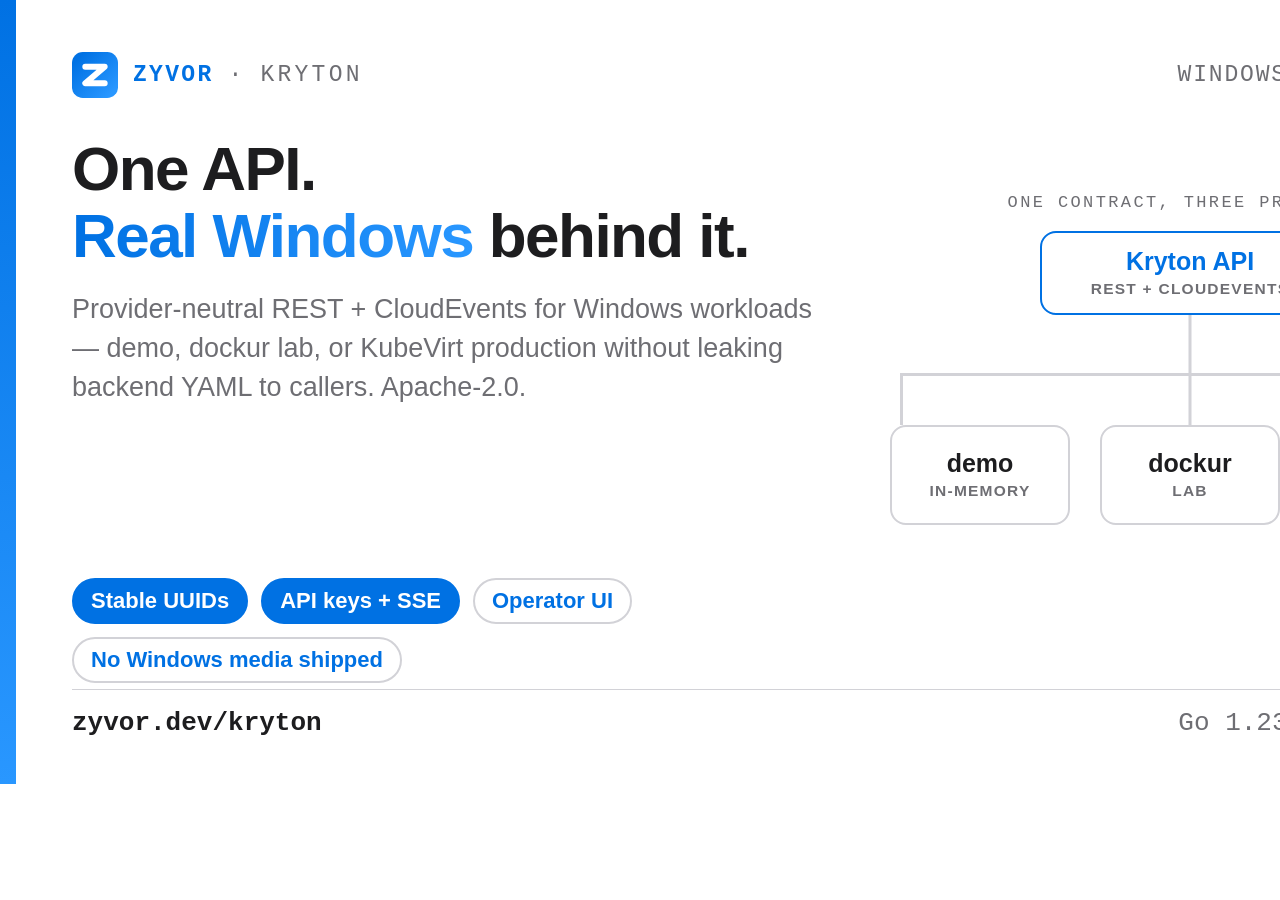
<file: docs/assets/social-preview.html>
<!doctype html>
<html lang="en">
<head>
<meta charset="utf-8">
<title>Kryton social preview</title>
<style>
  :root { --ink:#1d1d1f; --soft:#6e6e73; --signal:#0071e3; --signal2:#2997ff; --deep:#0071e3; --warm:#ffffff; --hair:#d2d2d7; --accent:#ff6a2a;
    --sans:'Helvetica Neue',Helvetica,Arial,sans-serif; --mono:'SF Mono',Menlo,Consolas,monospace; }
  * { box-sizing:border-box; }
  html,body { margin:0; padding:0; }
  body { width:1568px; height:784px; overflow:hidden; background:var(--warm); color:var(--ink); font-family:var(--sans); position:relative; }
  .bar { position:absolute; left:0; top:0; bottom:0; width:16px; background:linear-gradient(180deg,var(--signal),var(--signal2)); }
  .wrap { position:absolute; left:72px; right:62px; top:52px; bottom:46px; display:flex; flex-direction:column; }
  .top { display:flex; align-items:center; gap:15px; font-family:var(--mono); font-size:23px; letter-spacing:.14em; text-transform:uppercase; color:var(--soft); }
  .top img { height:46px; }
  .top b { color:var(--deep); letter-spacing:.1em; }
  .top .r { margin-left:auto; letter-spacing:.08em; }

  .body { display:flex; flex:1; min-height:0; margin-top:38px; gap:42px; }
  .left { display:flex; flex-direction:column; width:760px; flex:none; }
  h1 { margin:0; font-size:62px; line-height:1.08; letter-spacing:-.025em; font-weight:700; }
  h1 em { font-style:normal; background:linear-gradient(90deg,var(--signal),var(--signal2)); -webkit-background-clip:text; background-clip:text; color:transparent; }
  .sub { margin:20px 0 0; font-size:27px; line-height:1.45; color:var(--soft); }
  .chips { margin-top:auto; display:flex; flex-wrap:wrap; gap:13px; padding-bottom:6px; }
  .chip { font-size:22px; font-weight:700; padding:8px 17px; border-radius:24px; background:var(--signal); color:#fff; border:2px solid var(--signal); }
  .chip.g { background:#fff; color:var(--deep); border:2px solid var(--hair); }

  .right { flex:1; display:flex; align-items:center; justify-content:center; }
  .diagram { position:relative; width:600px; height:440px; }
  .dcap { position:absolute; top:0; left:0; right:0; text-align:center; font-family:var(--mono); font-size:17px; letter-spacing:.14em; text-transform:uppercase; color:var(--soft); }
  .dbox { position:absolute; border:2.5px solid var(--hair); border-radius:16px; background:#fff; display:flex; flex-direction:column; align-items:center; justify-content:center; text-align:center; }
  .dbox b { font-size:25px; font-weight:700; color:var(--ink); }
  .dbox span { font-size:15.5px; font-weight:600; letter-spacing:.08em; text-transform:uppercase; color:var(--soft); margin-top:4px; }
  .api { top:38px; left:50%; width:300px; height:84px; transform:translateX(-50%); border-color:var(--signal); }
  .api b { color:var(--deep); }
  .vline { position:absolute; background:var(--hair); }
  .v-main { top:122px; left:50%; width:3px; height:58px; transform:translateX(-1.5px); }
  .hline { position:absolute; top:180px; left:10px; right:10px; height:3px; background:var(--hair); }
  .v-l { top:180px; left:10px; width:3px; height:52px; background:var(--hair); }
  .v-m { top:180px; left:50%; width:3px; height:52px; background:var(--hair); transform:translateX(-1.5px); }
  .v-r { top:180px; right:10px; width:3px; height:52px; background:var(--hair); }
  .row3 { position:absolute; top:232px; left:0; right:0; display:flex; justify-content:space-between; }
  .row3 .dbox { position:static; width:180px; height:100px; }
  .row3 .hi { background:linear-gradient(180deg,var(--signal),var(--signal2)); border-color:var(--signal); }
  .row3 .hi b, .row3 .hi span { color:#fff; }
  .row3 .hi { position:relative; }
  .dot { position:absolute; top:-8px; right:-8px; width:15px; height:15px; border-radius:50%; background:var(--accent); border:3px solid #fff; }

  .foot { padding-top:18px; border-top:1.5px solid var(--hair); display:flex; align-items:center; font-family:var(--mono); font-size:26px; color:var(--soft); }
  .foot b { color:var(--ink); }
  .foot .r { margin-left:auto; display:flex; align-items:center; gap:9px; }
</style>
</head>
<body>
<div class="bar"></div>
<div class="wrap">
  <div class="top"><img src="../social/zyvor-mark.svg" alt=""><b>Zyvor</b><span>&middot;</span><span>Kryton</span><span class="r">Windows control plane</span></div>
  <div class="body">
    <div class="left">
      <h1>One API.<br><em>Real Windows</em> behind it.</h1>
      <p class="sub">Provider-neutral REST + CloudEvents for Windows workloads — demo, dockur lab, or KubeVirt production without leaking backend YAML to callers. Apache-2.0.</p>
      <div class="chips">
        <span class="chip">Stable UUIDs</span>
        <span class="chip">API keys + SSE</span>
        <span class="chip g">Operator UI</span>
        <span class="chip g">No Windows media shipped</span>
      </div>
    </div>
    <div class="right">
      <div class="diagram">
        <div class="dcap">One contract, three providers</div>
        <div class="dbox api"><b>Kryton API</b><span>REST + CloudEvents</span></div>
        <div class="vline v-main"></div>
        <div class="hline"></div>
        <div class="vline v-l"></div>
        <div class="vline v-m"></div>
        <div class="vline v-r"></div>
        <div class="row3">
          <div class="dbox"><b>demo</b><span>in-memory</span></div>
          <div class="dbox"><b>dockur</b><span>lab</span></div>
          <div class="dbox hi"><b>kubevirt</b><span>GA</span><i class="dot"></i></div>
        </div>
      </div>
    </div>
  </div>
  <div class="foot"><span><b>zyvor.dev/kryton</b></span><span class="r">Go 1.23+ &middot; Apache-2.0</span></div>
</div>
</body>
</html>
</file>
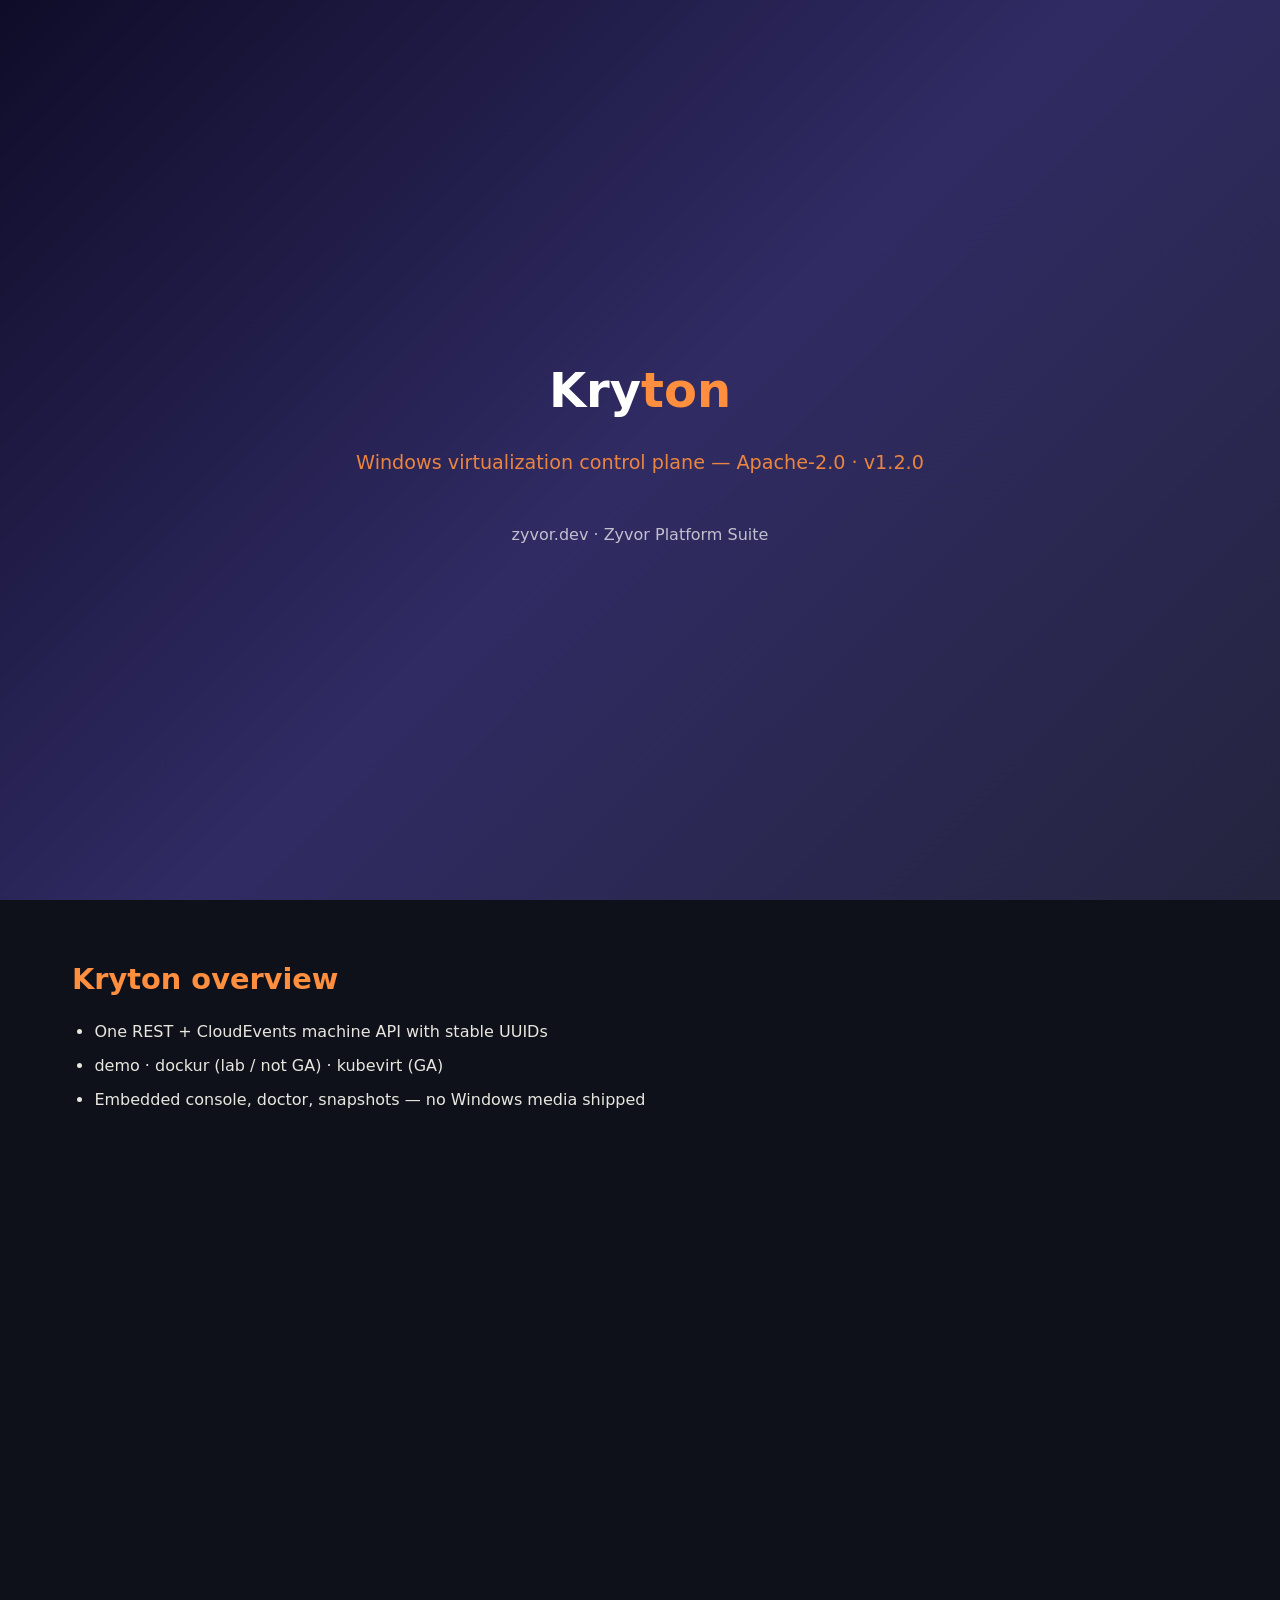
<file: docs/client-presentations/01-kryton-overview.html>
<!DOCTYPE html>
<html lang="en"><head><meta charset="UTF-8"><title>Kryton overview</title><style>
  @page { size: A4; margin: 0; }
  * { margin: 0; padding: 0; box-sizing: border-box; }
  body { font-family: 'Segoe UI', system-ui, sans-serif; color: #1a1a2e; background: #fff; line-height: 1.6; }
  .cover { height: 100vh; background: linear-gradient(135deg, #0f0c29, #302b63, #24243e); color: #fff; display: flex; flex-direction: column; justify-content: center; align-items: center; text-align: center; page-break-after: always; }
  .cover h1 { font-size: 3em; font-weight: 800; }
  .cover h1 span { color: #ff8f3f; }
  .cover h2 { font-size: 1.2em; font-weight: 300; opacity: 0.9; margin: 1em 0; max-width: 640px; }
  .page { min-height: 100vh; padding: 56px 72px; page-break-after: always; background: #0f111a; color: #e8e6df; }
  h2 { font-size: 1.8em; margin-bottom: 0.6em; color: #ff8f3f; }
  ul { margin: 1em 0 0 1.4em; }
  li { margin-bottom: 0.5em; }
</style></head>
<body>
<div class="cover"><h1>Kry<span>ton</span></h1><h2>Windows virtualization control plane — Apache-2.0 · v1.2.0</h2><p style="opacity:0.7;margin-top:1.5em">zyvor.dev · Zyvor Platform Suite</p></div>
<div class="page"><h2>Kryton overview</h2><ul><li>One REST + CloudEvents machine API with stable UUIDs</li><li>demo · dockur (lab / not GA) · kubevirt (GA)</li><li>Embedded console, doctor, snapshots — no Windows media shipped</li></ul></div>
</body></html>
</file>
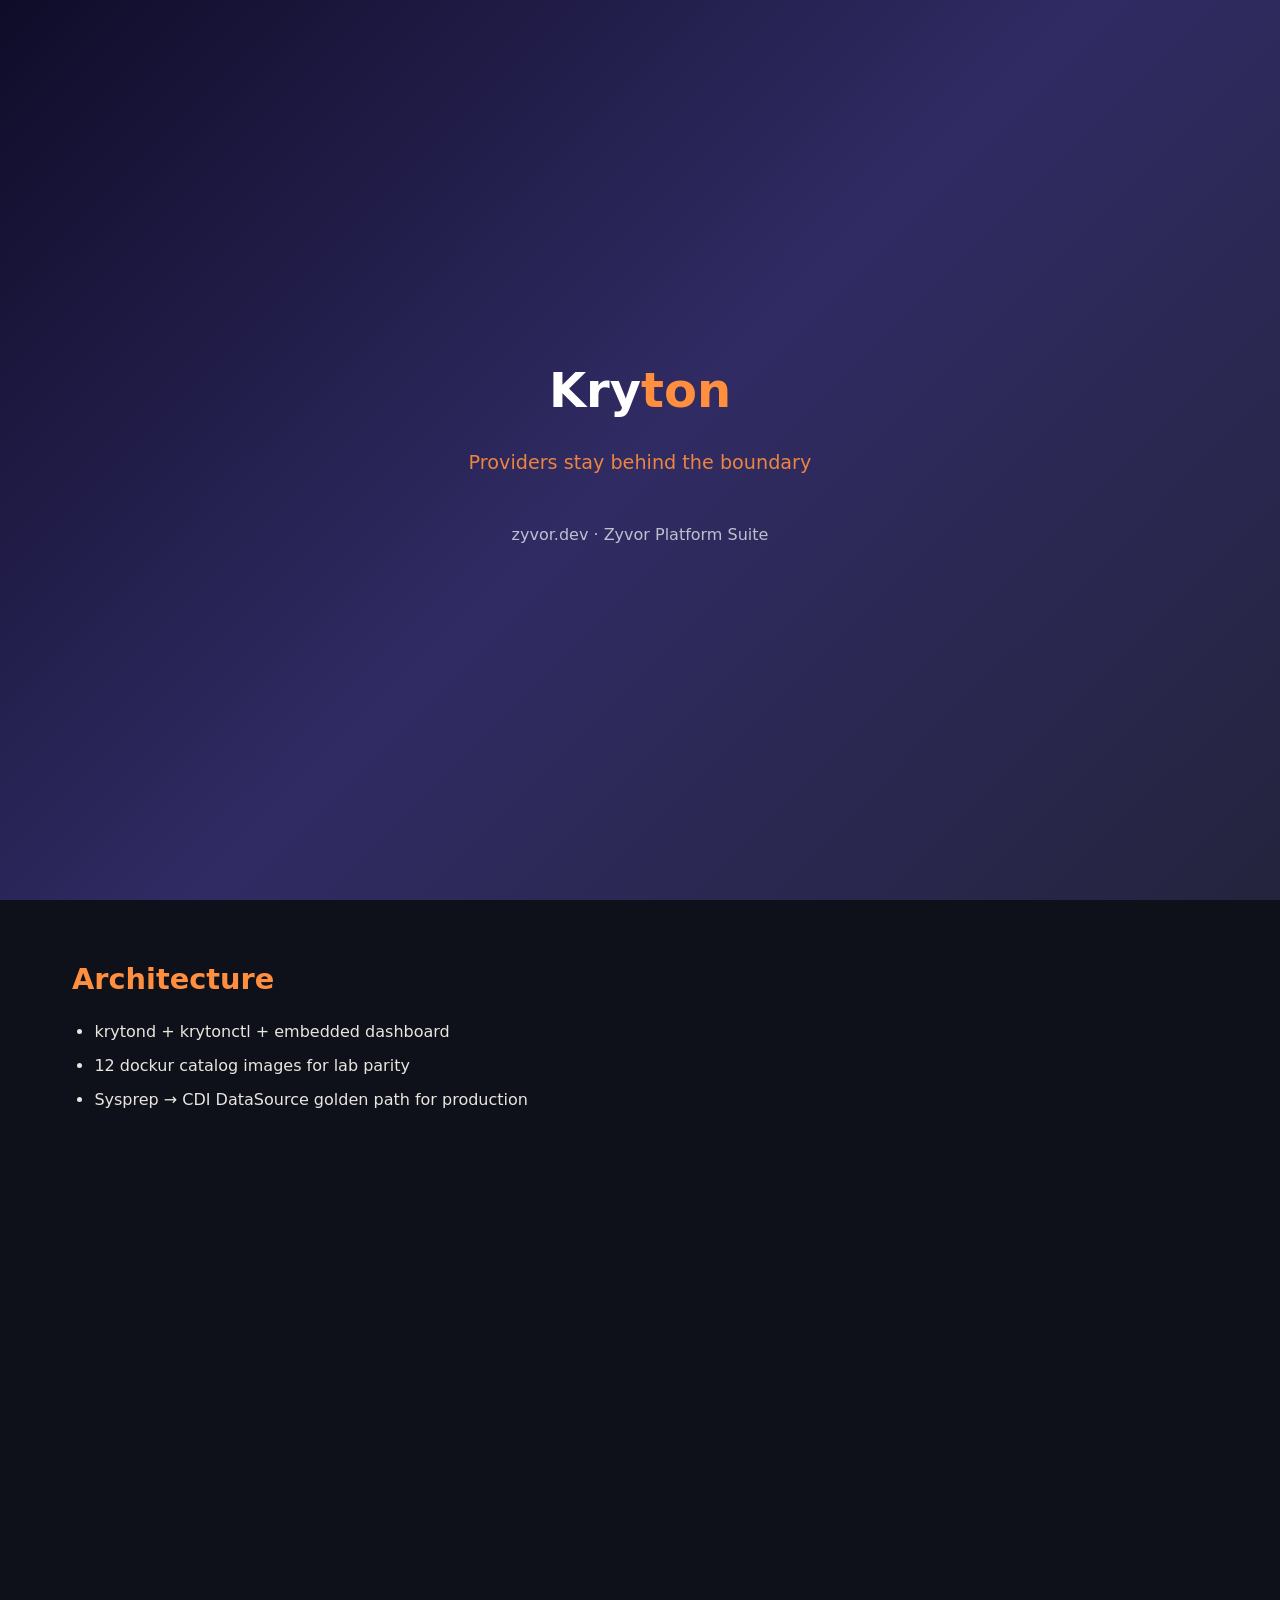
<file: docs/client-presentations/02-kryton-architecture.html>
<!DOCTYPE html>
<html lang="en"><head><meta charset="UTF-8"><title>Architecture</title><style>
  @page { size: A4; margin: 0; }
  * { margin: 0; padding: 0; box-sizing: border-box; }
  body { font-family: 'Segoe UI', system-ui, sans-serif; color: #1a1a2e; background: #fff; line-height: 1.6; }
  .cover { height: 100vh; background: linear-gradient(135deg, #0f0c29, #302b63, #24243e); color: #fff; display: flex; flex-direction: column; justify-content: center; align-items: center; text-align: center; page-break-after: always; }
  .cover h1 { font-size: 3em; font-weight: 800; }
  .cover h1 span { color: #ff8f3f; }
  .cover h2 { font-size: 1.2em; font-weight: 300; opacity: 0.9; margin: 1em 0; max-width: 640px; }
  .page { min-height: 100vh; padding: 56px 72px; page-break-after: always; background: #0f111a; color: #e8e6df; }
  h2 { font-size: 1.8em; margin-bottom: 0.6em; color: #ff8f3f; }
  ul { margin: 1em 0 0 1.4em; }
  li { margin-bottom: 0.5em; }
</style></head>
<body>
<div class="cover"><h1>Kry<span>ton</span></h1><h2>Providers stay behind the boundary</h2><p style="opacity:0.7;margin-top:1.5em">zyvor.dev · Zyvor Platform Suite</p></div>
<div class="page"><h2>Architecture</h2><ul><li>krytond + krytonctl + embedded dashboard</li><li>12 dockur catalog images for lab parity</li><li>Sysprep → CDI DataSource golden path for production</li></ul></div>
</body></html>
</file>
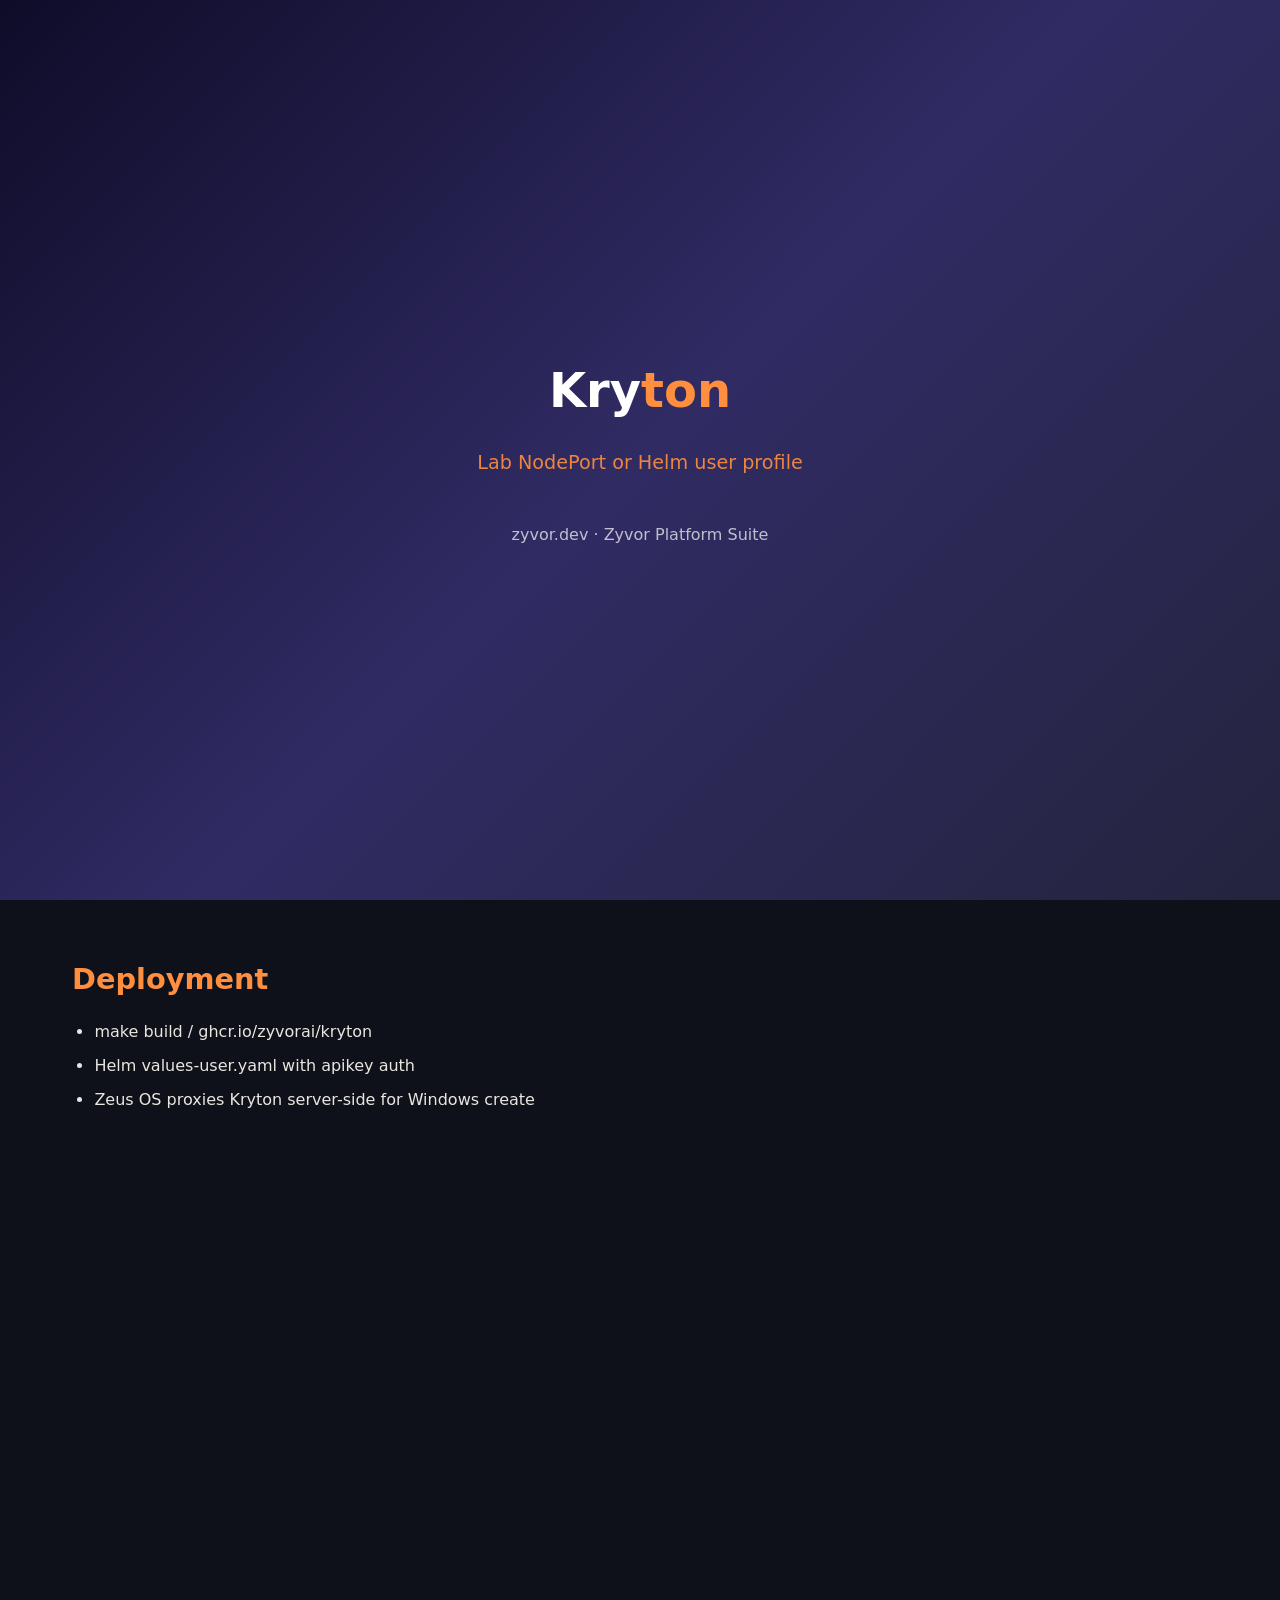
<file: docs/client-presentations/03-kryton-deployment.html>
<!DOCTYPE html>
<html lang="en"><head><meta charset="UTF-8"><title>Deployment</title><style>
  @page { size: A4; margin: 0; }
  * { margin: 0; padding: 0; box-sizing: border-box; }
  body { font-family: 'Segoe UI', system-ui, sans-serif; color: #1a1a2e; background: #fff; line-height: 1.6; }
  .cover { height: 100vh; background: linear-gradient(135deg, #0f0c29, #302b63, #24243e); color: #fff; display: flex; flex-direction: column; justify-content: center; align-items: center; text-align: center; page-break-after: always; }
  .cover h1 { font-size: 3em; font-weight: 800; }
  .cover h1 span { color: #ff8f3f; }
  .cover h2 { font-size: 1.2em; font-weight: 300; opacity: 0.9; margin: 1em 0; max-width: 640px; }
  .page { min-height: 100vh; padding: 56px 72px; page-break-after: always; background: #0f111a; color: #e8e6df; }
  h2 { font-size: 1.8em; margin-bottom: 0.6em; color: #ff8f3f; }
  ul { margin: 1em 0 0 1.4em; }
  li { margin-bottom: 0.5em; }
</style></head>
<body>
<div class="cover"><h1>Kry<span>ton</span></h1><h2>Lab NodePort or Helm user profile</h2><p style="opacity:0.7;margin-top:1.5em">zyvor.dev · Zyvor Platform Suite</p></div>
<div class="page"><h2>Deployment</h2><ul><li>make build / ghcr.io/zyvorai/kryton</li><li>Helm values-user.yaml with apikey auth</li><li>Zeus OS proxies Kryton server-side for Windows create</li></ul></div>
</body></html>
</file>
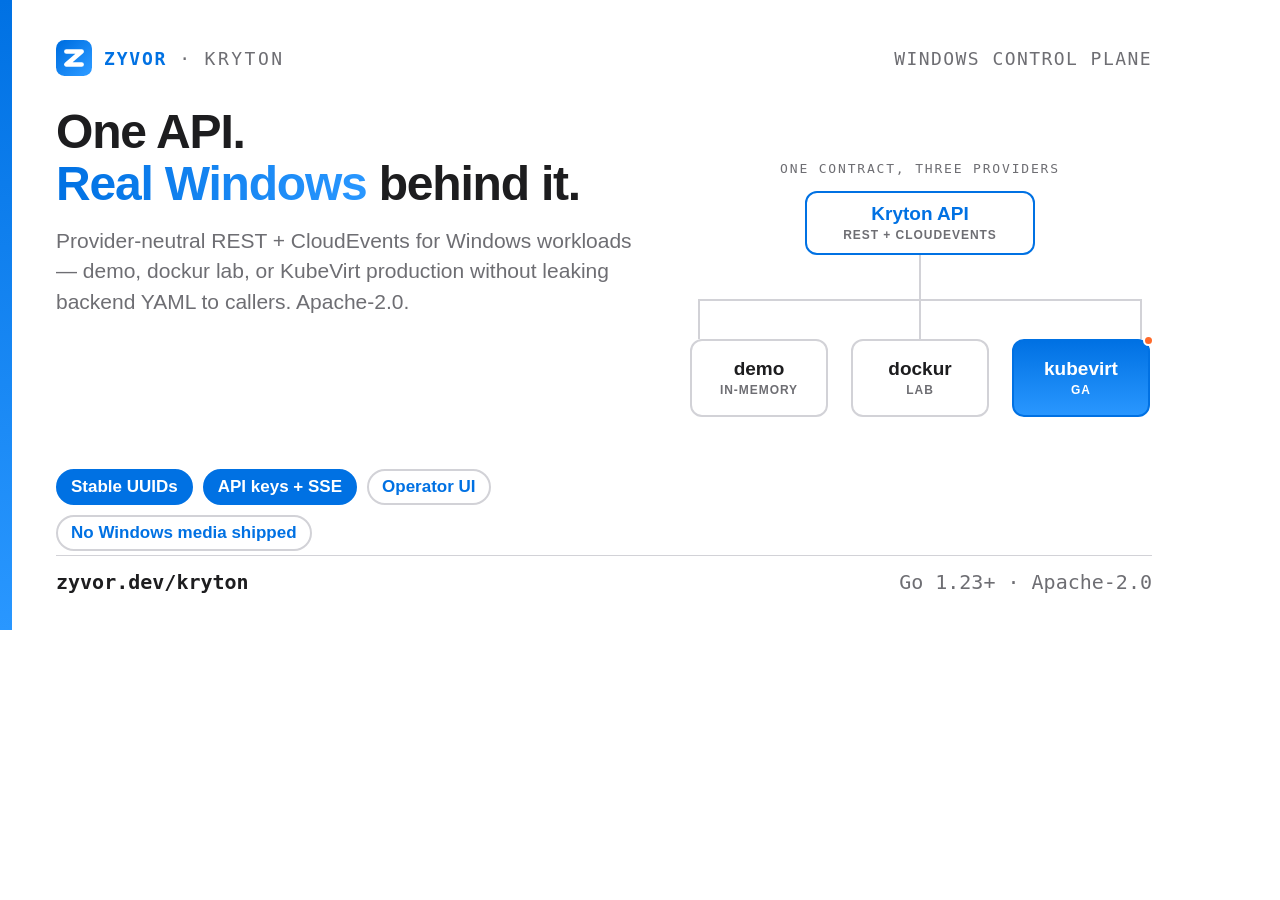
<file: docs/social/kryton-share-card.html>
<!doctype html>
<html lang="en">
<head>
<meta charset="utf-8">
<title>Kryton share card</title>
<style>
  :root { --ink:#1d1d1f; --soft:#6e6e73; --signal:#0071e3; --signal2:#2997ff; --deep:#0071e3; --warm:#ffffff; --hair:#d2d2d7; --accent:#ff6a2a;
    --sans:'Helvetica Neue',Helvetica,Arial,sans-serif; --mono:'SF Mono',Menlo,Consolas,monospace; }
  * { box-sizing:border-box; }
  html,body { margin:0; padding:0; }
  body { width:1200px; height:630px; overflow:hidden; background:var(--warm); color:var(--ink); font-family:var(--sans); position:relative; }
  .bar { position:absolute; left:0; top:0; bottom:0; width:12px; background:linear-gradient(180deg,var(--signal),var(--signal2)); }
  .wrap { position:absolute; left:56px; right:48px; top:40px; bottom:36px; display:flex; flex-direction:column; }
  .top { display:flex; align-items:center; gap:12px; font-family:var(--mono); font-size:18px; letter-spacing:.14em; text-transform:uppercase; color:var(--soft); }
  .top img { height:36px; }
  .top b { color:var(--deep); letter-spacing:.1em; }
  .top .r { margin-left:auto; letter-spacing:.08em; }

  .body { display:flex; flex:1; min-height:0; margin-top:30px; gap:32px; }
  .left { display:flex; flex-direction:column; width:600px; flex:none; }
  h1 { margin:0; font-size:48px; line-height:1.08; letter-spacing:-.025em; font-weight:700; }
  h1 em { font-style:normal; background:linear-gradient(90deg,var(--signal),var(--signal2)); -webkit-background-clip:text; background-clip:text; color:transparent; }
  .sub { margin:16px 0 0; font-size:21px; line-height:1.45; color:var(--soft); }
  .chips { margin-top:auto; display:flex; flex-wrap:wrap; gap:10px; padding-bottom:4px; }
  .chip { font-size:17px; font-weight:700; padding:6px 13px; border-radius:20px; background:var(--signal); color:#fff; border:2px solid var(--signal); }
  .chip.g { background:#fff; color:var(--deep); border:2px solid var(--hair); }

  .right { flex:1; display:flex; align-items:center; justify-content:center; }
  .diagram { position:relative; width:460px; height:340px; }
  .dcap { position:absolute; top:0; left:0; right:0; text-align:center; font-family:var(--mono); font-size:13px; letter-spacing:.14em; text-transform:uppercase; color:var(--soft); }
  .dbox { position:absolute; border:2px solid var(--hair); border-radius:12px; background:#fff; display:flex; flex-direction:column; align-items:center; justify-content:center; text-align:center; }
  .dbox b { font-size:19px; font-weight:700; color:var(--ink); }
  .dbox span { font-size:12px; font-weight:600; letter-spacing:.08em; text-transform:uppercase; color:var(--soft); margin-top:3px; }
  .api { top:30px; left:50%; width:230px; height:64px; transform:translateX(-50%); border-color:var(--signal); }
  .api b { color:var(--deep); }
  .vline { position:absolute; background:var(--hair); }
  .v-main { top:94px; left:50%; width:2px; height:44px; transform:translateX(-1px); }
  .hline { position:absolute; top:138px; left:8px; right:8px; height:2px; background:var(--hair); }
  .v-l { top:138px; left:8px; width:2px; height:40px; background:var(--hair); }
  .v-m { top:138px; left:50%; width:2px; height:40px; background:var(--hair); transform:translateX(-1px); }
  .v-r { top:138px; right:8px; width:2px; height:40px; background:var(--hair); }
  .row3 { position:absolute; top:178px; left:0; right:0; display:flex; justify-content:space-between; }
  .row3 .dbox { position:static; width:138px; height:78px; }
  .row3 .hi { background:linear-gradient(180deg,var(--signal),var(--signal2)); border-color:var(--signal); }
  .row3 .hi b, .row3 .hi span { color:#fff; }
  .row3 .hi { position:relative; }
  .dot { position:absolute; top:-6px; right:-6px; width:11px; height:11px; border-radius:50%; background:var(--accent); border:2px solid #fff; }

  .foot { padding-top:14px; border-top:1px solid var(--hair); display:flex; align-items:center; font-family:var(--mono); font-size:20px; color:var(--soft); }
  .foot b { color:var(--ink); }
  .foot .r { margin-left:auto; display:flex; align-items:center; gap:9px; }
</style>
</head>
<body>
<div class="bar"></div>
<div class="wrap">
  <div class="top"><img src="zyvor-mark.svg" alt=""><b>Zyvor</b><span>&middot;</span><span>Kryton</span><span class="r">Windows control plane</span></div>
  <div class="body">
    <div class="left">
      <h1>One API.<br><em>Real Windows</em> behind it.</h1>
      <p class="sub">Provider-neutral REST + CloudEvents for Windows workloads — demo, dockur lab, or KubeVirt production without leaking backend YAML to callers. Apache-2.0.</p>
      <div class="chips">
        <span class="chip">Stable UUIDs</span>
        <span class="chip">API keys + SSE</span>
        <span class="chip g">Operator UI</span>
        <span class="chip g">No Windows media shipped</span>
      </div>
    </div>
    <div class="right">
      <div class="diagram">
        <div class="dcap">One contract, three providers</div>
        <div class="dbox api"><b>Kryton API</b><span>REST + CloudEvents</span></div>
        <div class="vline v-main"></div>
        <div class="hline"></div>
        <div class="vline v-l"></div>
        <div class="vline v-m"></div>
        <div class="vline v-r"></div>
        <div class="row3">
          <div class="dbox"><b>demo</b><span>in-memory</span></div>
          <div class="dbox"><b>dockur</b><span>lab</span></div>
          <div class="dbox hi"><b>kubevirt</b><span>GA</span><i class="dot"></i></div>
        </div>
      </div>
    </div>
  </div>
  <div class="foot"><span><b>zyvor.dev/kryton</b></span><span class="r">Go 1.23+ &middot; Apache-2.0</span></div>
</div>
</body>
</html>
</file>
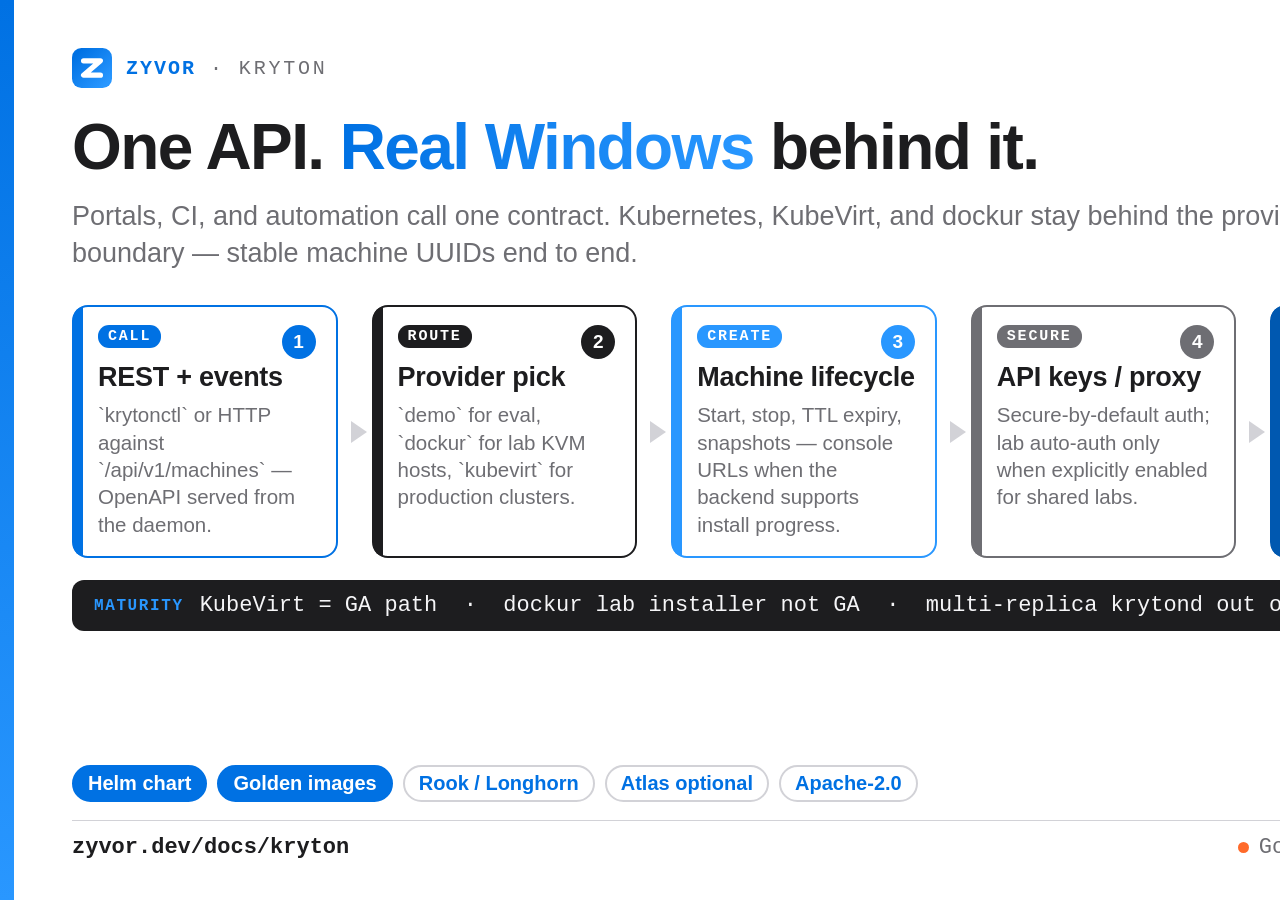
<file: docs/social/kryton-social-card.html>
<!doctype html>
<html lang="en">
<head>
<meta charset="utf-8">
<title>Kryton social card</title>
<style>
  :root { --ink:#1d1d1f; --soft:#6e6e73; --signal:#0071e3; --signal2:#2997ff; --deep:#0071e3; --warm:#ffffff; --hair:#d2d2d7; --accent:#ff6a2a;
    --blue:#2997ff; --navy:#0058b0;
    --sans:'Helvetica Neue',Helvetica,Arial,sans-serif; --mono:'SF Mono',Menlo,Consolas,monospace; }
  * { box-sizing:border-box; }
  html,body { margin:0; padding:0; }
  body { width:1600px; height:900px; overflow:hidden; background:var(--warm); color:var(--ink); font-family:var(--sans); position:relative; }
  .bar { position:absolute; left:0; top:0; bottom:0; width:14px; background:linear-gradient(180deg,var(--signal),var(--signal2)); }
  .wrap { position:absolute; left:72px; right:64px; top:48px; bottom:40px; display:flex; flex-direction:column; }
  .top { display:flex; align-items:center; gap:14px; font-family:var(--mono); font-size:20px; letter-spacing:.14em; text-transform:uppercase; color:var(--soft); }
  .top img { height:40px; }
  .top b { color:var(--deep); letter-spacing:.1em; }
  .top .r { margin-left:auto; letter-spacing:.08em; }
  h1 { margin:26px 0 0; font-size:64px; line-height:1.06; letter-spacing:-.025em; font-weight:700; max-width:1440px; }
  h1 em { font-style:normal; background:linear-gradient(90deg,var(--signal),var(--signal2)); -webkit-background-clip:text; background-clip:text; color:transparent; }
  .sub { margin:16px 0 0; font-size:27px; line-height:1.36; color:var(--soft); max-width:1320px; }
  .flow { margin-top:34px; display:grid; grid-template-columns:repeat(5,1fr); gap:34px; }
  .step { position:relative; background:#fff; border:2.5px solid var(--c); border-radius:16px; padding:18px 20px 18px 24px; min-height:222px; }
  .step::before { content:""; position:absolute; left:0; top:0; bottom:0; width:9px; background:var(--c); border-radius:13px 0 0 13px; }
  .step:not(:last-child)::after { content:""; position:absolute; right:-31px; top:50%; width:0; height:0; margin-top:-11px;
    border-left:16px solid var(--hair); border-top:11px solid transparent; border-bottom:11px solid transparent; }
  .lane { display:inline-block; font-family:var(--mono); font-size:15px; font-weight:700; letter-spacing:.12em; color:#fff; background:var(--c); padding:3px 10px; border-radius:11px; }
  .n { float:right; width:34px; height:34px; border-radius:50%; background:var(--c); color:#fff; font-weight:700; font-size:19px; line-height:34px; text-align:center; }
  .step h3 { margin:14px 0 8px; font-size:27px; line-height:1.14; letter-spacing:-.01em; }
  .step p { margin:0; font-size:20.5px; line-height:1.34; color:var(--soft); }
  .k { --c:var(--signal); } .a { --c:var(--ink); } .c { --c:var(--blue); } .o { --c:var(--soft); } .o2 { --c:var(--navy); }
  .attr { margin-top:22px; display:flex; align-items:center; gap:16px; background:var(--ink); color:#f5f5f7; border-radius:12px; padding:13px 22px; font-family:var(--mono); font-size:22px; white-space:nowrap; }
  .attr .tag { color:var(--signal2); font-weight:700; letter-spacing:.1em; font-size:16px; }
  .attr .why { margin-left:auto; color:#a1a1a6; font-size:15px; letter-spacing:.06em; text-transform:uppercase; }
  .chips { margin-top:auto; padding-top:22px; display:flex; flex-wrap:wrap; gap:10px; }
  .chip { font-size:20px; font-weight:700; padding:5px 14px; border-radius:20px; background:var(--signal); color:#fff; border:2px solid var(--signal); }
  .chip.g { background:#fff; color:var(--deep); border:2px solid var(--hair); }
  .foot { margin-top:18px; padding-top:14px; border-top:1px solid var(--hair); display:flex; align-items:center; font-family:var(--mono); font-size:22px; color:var(--soft); }
  .foot b { color:var(--ink); }
  .foot .r { margin-left:auto; display:flex; align-items:center; gap:10px; }
  .foot .dot { display:inline-block; width:11px; height:11px; border-radius:50%; background:var(--accent); }
</style>
</head>
<body>
<div class="bar"></div>
<div class="wrap">
  <div class="top"><img src="zyvor-mark.svg" alt=""><b>Zyvor</b><span>&middot;</span><span>Kryton</span><span class="r">REST + CloudEvents</span></div>
  <h1>One API. <em>Real Windows</em> behind it.</h1>
  <p class="sub">Portals, CI, and automation call one contract. Kubernetes, KubeVirt, and dockur stay behind the provider boundary — stable machine UUIDs end to end.</p>
  <div class="flow">
    <div class="step k"><span class="lane">CALL</span><span class="n">1</span>
      <h3>REST + events</h3><p>`krytonctl` or HTTP against `/api/v1/machines` — OpenAPI served from the daemon.</p></div>
    <div class="step a"><span class="lane">ROUTE</span><span class="n">2</span>
      <h3>Provider pick</h3><p>`demo` for eval, `dockur` for lab KVM hosts, `kubevirt` for production clusters.</p></div>
    <div class="step c"><span class="lane">CREATE</span><span class="n">3</span>
      <h3>Machine lifecycle</h3><p>Start, stop, TTL expiry, snapshots — console URLs when the backend supports install progress.</p></div>
    <div class="step o"><span class="lane">SECURE</span><span class="n">4</span>
      <h3>API keys / proxy</h3><p>Secure-by-default auth; lab auto-auth only when explicitly enabled for shared labs.</p></div>
    <div class="step o2"><span class="lane">OBSERVE</span><span class="n">5</span>
      <h3>SSE + webhooks</h3><p>CloudEvents history, operator dashboard, `krytonctl doctor` against live backends.</p></div>
  </div>
  <div class="attr"><span class="tag">MATURITY</span><span>KubeVirt = GA path &nbsp;·&nbsp; dockur lab installer not GA &nbsp;·&nbsp; multi-replica krytond out of scope today</span><span class="why">docs/GA.md</span></div>
  <div class="chips">
    <span class="chip">Helm chart</span><span class="chip">Golden images</span>
    <span class="chip g">Rook / Longhorn</span><span class="chip g">Atlas optional</span><span class="chip g">Apache-2.0</span>
  </div>
  <div class="foot"><span><b>zyvor.dev/docs/kryton</b></span><span class="r"><span class="dot"></span>Go 1.23+ &middot; Apache-2.0</span></div>
</div>
</body>
</html>
</file>
